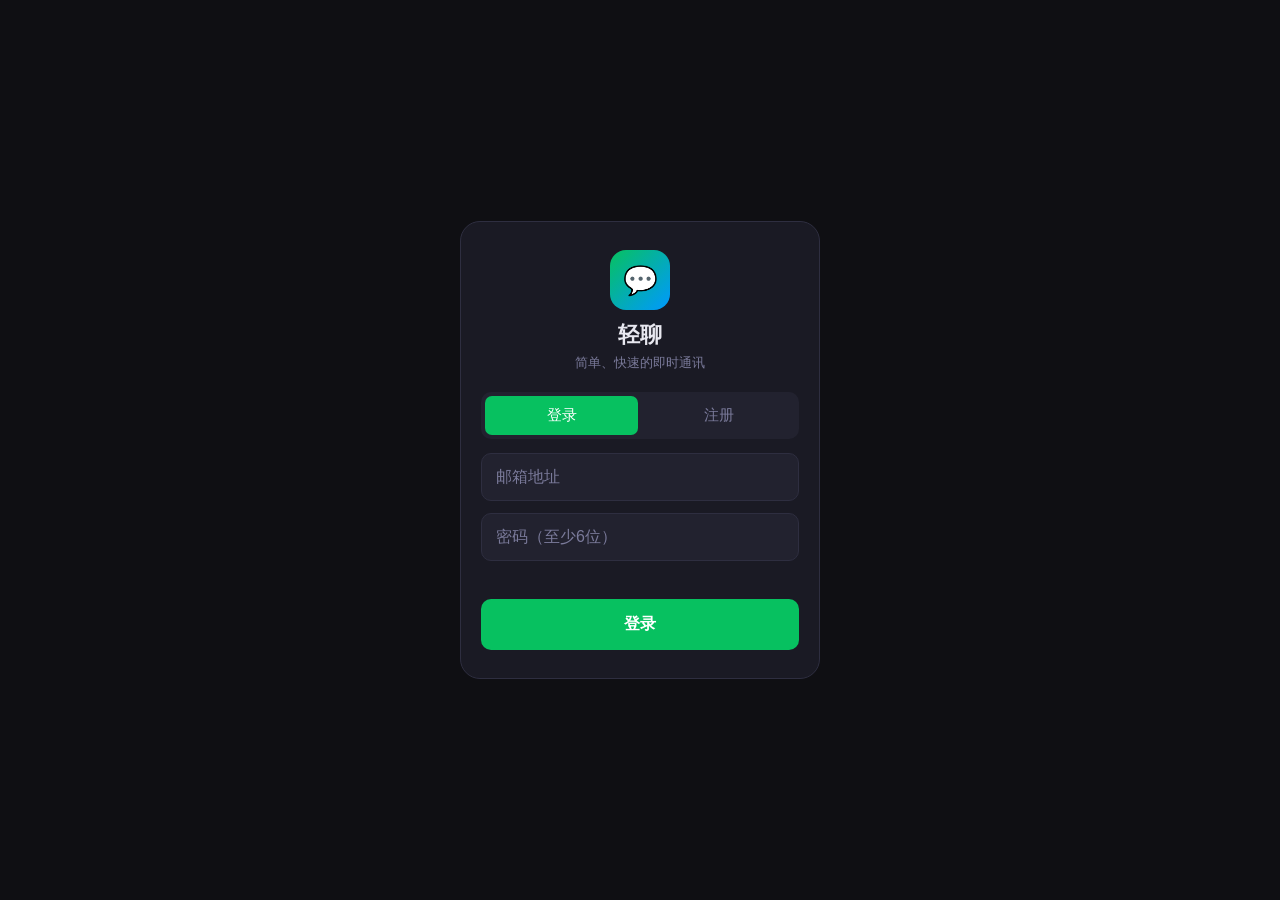
<file: index.html>
<!DOCTYPE html>

<html lang="zh-CN">
<head>
<meta charset="UTF-8">
<meta name="viewport" content="width=device-width, initial-scale=1.0">
<title>轻聊</title>
<style>
*{margin:0;padding:0;box-sizing:border-box;}
body{font-family:-apple-system,sans-serif;background:#0f0f13;color:#e8e8f0;min-height:100vh;}
#auth{min-height:100vh;display:flex;align-items:center;justify-content:center;padding:20px;}
.box{background:#1a1a24;border:1px solid #2e2e40;border-radius:20px;padding:28px 20px;width:100%;max-width:360px;}
.logo{text-align:center;margin-bottom:20px;}
.logo .ic{width:60px;height:60px;background:linear-gradient(135deg,#07c160,#0099ff);border-radius:16px;display:inline-flex;align-items:center;justify-content:center;font-size:28px;margin-bottom:10px;}
.logo h1{font-size:22px;font-weight:700;}
.logo p{color:#7a7a9a;font-size:13px;margin-top:4px;}
.tabs{display:flex;background:#22222f;border-radius:10px;padding:4px;gap:4px;margin-bottom:14px;}
.tab{flex:1;padding:10px;border:none;background:none;color:#7a7a9a;border-radius:7px;cursor:pointer;font-size:15px;font-weight:500;}
.tab.on{background:#07c160;color:#fff;}
input{width:100%;background:#22222f;border:1px solid #2e2e40;border-radius:10px;padding:14px;color:#e8e8f0;font-size:16px;outline:none;display:block;margin-bottom:12px;}
input::placeholder{color:#7a7a9a;}
.err{color:#ff6b6b;font-size:13px;text-align:center;min-height:18px;margin-bottom:8px;}
.btn{width:100%;background:#07c160;color:#fff;border:none;border-radius:10px;padding:15px;font-size:16px;font-weight:700;cursor:pointer;display:block;}
#app{display:none;height:100vh;flex-direction:row;}
.side{width:260px;background:#1a1a24;border-right:1px solid #2e2e40;display:flex;flex-direction:column;height:100vh;}
.side-top{padding:16px;border-bottom:1px solid #2e2e40;display:flex;align-items:center;gap:10px;}
.av{width:38px;height:38px;border-radius:50%;background:linear-gradient(135deg,#07c160,#0099ff);display:flex;align-items:center;justify-content:center;font-size:16px;font-weight:700;color:#fff;flex-shrink:0;}
.nm{font-size:14px;font-weight:500;flex:1;}
.out{background:none;border:none;color:#7a7a9a;cursor:pointer;font-size:20px;padding:4px;}
.nc{margin:8px 12px;background:#22222f;border:1px dashed #2e2e40;border-radius:10px;padding:10px;color:#7a7a9a;cursor:pointer;font-size:13px;display:flex;align-items:center;gap:8px;}
.cvs{flex:1;overflow-y:auto;padding:4px 0;}
.ci{display:flex;align-items:center;gap:10px;padding:10px 14px;cursor:pointer;border-radius:10px;margin:2px 6px;}
.ci:active,.ci.on{background:#22222f;}
.ca{width:42px;height:42px;border-radius:50%;background:linear-gradient(135deg,#5b5bf8,#9b59b6);display:flex;align-items:center;justify-content:center;font-size:17px;font-weight:700;color:#fff;flex-shrink:0;}
.cn{font-size:14px;font-weight:500;}
.chat{flex:1;display:flex;flex-direction:column;background:#0f0f13;height:100vh;}
.ch{padding:14px 18px;border-bottom:1px solid #2e2e40;display:flex;align-items:center;gap:12px;background:#1a1a24;}
.cha{width:36px;height:36px;border-radius:50%;background:linear-gradient(135deg,#5b5bf8,#9b59b6);display:flex;align-items:center;justify-content:center;font-size:15px;font-weight:700;color:#fff;}
.ch h2{font-size:15px;font-weight:600;}
.msgs{flex:1;overflow-y:auto;padding:16px;display:flex;flex-direction:column;gap:10px;}
.es{flex:1;display:flex;flex-direction:column;align-items:center;justify-content:center;color:#7a7a9a;gap:12px;}
.es .bi{font-size:56px;opacity:0.3;}
.mr{display:flex;align-items:flex-end;gap:8px;}
.mr.me{flex-direction:row-reverse;}
.ma{width:30px;height:30px;border-radius:50%;background:linear-gradient(135deg,#5b5bf8,#9b59b6);display:flex;align-items:center;justify-content:center;font-size:12px;font-weight:700;color:#fff;flex-shrink:0;}
.mr.me .ma{background:linear-gradient(135deg,#07c160,#0099ff);}
.mc{max-width:70%;display:flex;flex-direction:column;gap:2px;}
.mr.me .mc{align-items:flex-end;}
.ms{font-size:11px;color:#7a7a9a;padding:0 4px;margin-bottom:2px;}
.bub{padding:10px 14px;border-radius:16px 16px 16px 4px;font-size:14px;line-height:1.5;word-break:break-word;background:#2a2a3a;color:#e8e8f0;}
.mr.me .bub{background:#07c160;color:#fff;border-radius:16px 16px 4px 16px;}
.mt{font-size:10px;color:#7a7a9a;padding:0 4px;}
.ia{padding:12px 14px;border-top:1px solid #2e2e40;background:#1a1a24;display:flex;gap:10px;align-items:flex-end;}
.mi{flex:1;background:#22222f;border:1px solid #2e2e40;border-radius:12px;padding:11px 14px;color:#e8e8f0;font-size:16px;outline:none;resize:none;max-height:100px;line-height:1.5;}
.sb{width:44px;height:44px;background:#07c160;border:none;border-radius:50%;color:#fff;font-size:18px;cursor:pointer;display:flex;align-items:center;justify-content:center;flex-shrink:0;}
.mo{position:fixed;inset:0;background:rgba(0,0,0,0.6);display:flex;align-items:center;justify-content:center;z-index:200;padding:16px;}
.md{background:#1a1a24;border:1px solid #2e2e40;border-radius:16px;padding:24px;width:100%;max-width:340px;}
.md h3{font-size:17px;font-weight:600;margin-bottom:8px;}
.md p{color:#7a7a9a;font-size:13px;margin-bottom:14px;}
.me2{color:#ff6b6b;font-size:13px;min-height:16px;margin-bottom:8px;}
.mas{display:flex;gap:10px;}
.mc2{flex:1;padding:11px;background:#22222f;border:1px solid #2e2e40;border-radius:10px;color:#7a7a9a;cursor:pointer;font-size:14px;}
.mok{flex:1;padding:11px;background:#07c160;border:none;border-radius:10px;color:#fff;cursor:pointer;font-size:14px;font-weight:600;}
</style>
</head>
<body>

<div id="auth">
  <div class="box">
    <div class="logo">
      <div class="ic">💬</div>
      <h1>轻聊</h1>
      <p>简单、快速的即时通讯</p>
    </div>
    <div class="tabs">
      <button type="button" class="tab on" id="tl">登录</button>
      <button type="button" class="tab" id="tr">注册</button>
    </div>
    <input id="em" type="email" placeholder="邮箱地址">
    <input id="pw" type="password" placeholder="密码（至少6位）">
    <input id="un" type="text" placeholder="用户名（昵称）" style="display:none">
    <div class="err" id="er"></div>
    <button type="button" class="btn" id="ab">登录</button>
  </div>
</div>

<div id="app">
  <div class="side">
    <div class="side-top">
      <div class="av" id="mav">?</div>
      <span class="nm" id="mnm">...</span>
      <button type="button" class="out" id="ob">⏻</button>
    </div>
    <button type="button" class="nc" id="nb">✉️ 发起新聊天</button>
    <div class="cvs" id="cvs"><div style="padding:20px;text-align:center;color:#7a7a9a;font-size:13px">暂无聊天</div></div>
  </div>
  <div class="chat" id="chat">
    <div class="es"><div class="bi">💬</div><p>选择聊天或发起新对话</p></div>
  </div>
</div>

<div class="mo" id="mo" style="display:none">
  <div class="md">
    <h3>发起新聊天</h3>
    <p>输入对方的邮箱地址</p>
    <input id="te" type="email" placeholder="对方邮箱" style="margin-bottom:10px">
    <div class="me2" id="me"></div>
    <div class="mas">
      <button type="button" class="mc2" id="mcc">取消</button>
      <button type="button" class="mok" id="mok">开始聊天</button>
    </div>
  </div>
</div>

<script>
var URL = 'https://cirmmvmpgeafsszbghbd.supabase.co/rest/v1';
var KEY = 'sb_publishable_vVYai2-TEO93beHixafTfw_Y3lygQg1';
var me = null, cw = null, cn = null, tmr = null, ctab = 'login';

function g(id) { return document.getElementById(id); }
function esc(s) { return String(s).replace(/&/g,'&amp;').replace(/</g,'&lt;').replace(/>/g,'&gt;'); }

function api(method, path, body) {
  var opts = {
    method: method,
    headers: {
      'apikey': KEY,
      'Authorization': 'Bearer ' + KEY,
      'Content-Type': 'application/json',
      'Prefer': 'return=representation'
    }
  };
  if (body) opts.body = JSON.stringify(body);
  return fetch(URL + path, opts).then(function(r) { return r.json(); });
}

function setTab(t) {
  ctab = t;
  g('tl').className = 'tab' + (t==='login' ? ' on' : '');
  g('tr').className = 'tab' + (t==='register' ? ' on' : '');
  g('un').style.display = t==='register' ? 'block' : 'none';
  g('ab').textContent = t==='login' ? '登录' : '注册';
  g('er').textContent = '';
}

function doAuth() {
  var email = g('em').value.trim().toLowerCase();
  var pw = g('pw').value;
  var un = g('un').value.trim();
  var er = g('er');
  er.textContent = '';
  if (!email || !pw) { er.textContent = '请填写邮箱和密码'; return; }
  if (ctab==='register' && !un) { er.textContent = '请填写用户名'; return; }
  g('ab').textContent = '处理中...';
  g('ab').disabled = true;

  if (ctab === 'register') {
    api('GET', '/users?email=eq.' + encodeURIComponent(email) + '&select=email').then(function(data) {
      if (data && data.length > 0) {
        g('er').textContent = '该邮箱已被注册';
        g('ab').textContent = '注册'; g('ab').disabled = false; return;
      }
      api('POST', '/users', {email: email, username: un, password_hash: btoa(pw)}).then(function(data) {
        if (data && data.length > 0) {
          me = data[0]; showApp();
        } else {
          g('er').textContent = '注册失败，请重试';
          g('ab').textContent = '注册'; g('ab').disabled = false;
        }
      });
    });
  } else {
    api('GET', '/users?email=eq.' + encodeURIComponent(email) + '&select=*').then(function(data) {
      if (!data || data.length === 0) {
        g('er').textContent = '用户不存在'; g('ab').textContent = '登录'; g('ab').disabled = false; return;
      }
      if (data[0].password_hash !== btoa(pw)) {
        g('er').textContent = '密码错误'; g('ab').textContent = '登录'; g('ab').disabled = false; return;
      }
      me = data[0]; showApp();
    }).catch(function() {
      g('er').textContent = '网络错误，请重试'; g('ab').textContent = '登录'; g('ab').disabled = false;
    });
  }
}

function showApp() {
  g('auth').style.display = 'none';
  g('app').style.display = 'flex';
  g('mnm').textContent = me.username;
  g('mav').textContent = me.username[0].toUpperCase();
  loadCvs();
}

function loadCvs() {
  api('GET', '/messages?or=(sender_email.eq.' + me.email + ',receiver_email.eq.' + me.email + ')&select=sender_email,receiver_email').then(function(data) {
    var peers = {};
    (data || []).forEach(function(m) {
      if (m.sender_email !== me.email) peers[m.sender_email] = 1;
      if (m.receiver_email !== me.email) peers[m.receiver_email] = 1;
    });
    var list = Object.keys(peers);
    var el = g('cvs');
    if (!list.length) { el.innerHTML = '<div style="padding:20px;text-align:center;color:#7a7a9a;font-size:13px">暂无聊天，点击上方开始</div>'; return; }
    api('GET', '/users?email=in.(' + list.map(encodeURIComponent).join(',') + ')&select=email,username').then(function(users) {
      var nm = {};
      (users || []).forEach(function(u) { nm[u.email] = u.username; });
      el.innerHTML = list.map(function(e) {
        var n = nm[e] || e, act = cw===e ? ' on' : '';
        return '<div class="ci' + act + '" onclick="openChat(\'' + e + '\',\'' + esc(n) + '\')">' +
          '<div class="ca">' + n[0].toUpperCase() + '</div>' +
          '<div class="cn">' + esc(n) + '</div></div>';
      }).join('');
    });
  });
}

function openChat(email, name) {
  cw = email; cn = name;
  g('chat').innerHTML =
    '<div class="ch"><div class="cha">' + name[0].toUpperCase() + '</div><div><h2>' + esc(name) + '</h2></div></div>' +
    '<div class="msgs" id="msgs"></div>' +
    '<div class="ia"><textarea class="mi" id="mi" placeholder="输入消息..." rows="1"></textarea>' +

```
'<button type="button" class="sb" id="snd">➤</button></div>';
```

g(‘snd’).addEventListener(‘click’, sendMsg);
g(‘mi’).addEventListener(‘keydown’, function(e) { if (e.key===‘Enter’&&!e.shiftKey){e.preventDefault();sendMsg();} });
loadCvs();
loadMsgs();
if (tmr) clearInterval(tmr);
tmr = setInterval(loadMsgs, 3000);
}

function loadMsgs() {
if (!cw) return;
var q = ‘/messages?or=(and(sender_email.eq.’ + me.email + ‘,receiver_email.eq.’ + cw + ‘),and(sender_email.eq.’ + cw + ‘,receiver_email.eq.’ + me.email + ‘))&order=created_at.asc&select=*’;
api(‘GET’, q).then(function(msgs) {
var el = g(‘msgs’);
if (!el) return;
el.innerHTML = (msgs || []).map(function(m) {
var isMe = m.sender_email === me.email;
var n = isMe ? me.username : cn;
var t = new Date(m.created_at).toLocaleTimeString(‘zh’, {hour:‘2-digit’,minute:‘2-digit’});
return ‘<div class="mr' + (isMe?' me':'') + '">’ +
‘<div class="ma">’ + n[0].toUpperCase() + ‘</div>’ +
‘<div class="mc">’ + (!isMe?’<div class="ms">’+esc(n)+’</div>’:’’) +
‘<div class="bub">’ + esc(m.text) + ‘</div>’ +
‘<div class="mt">’ + t + ‘</div></div></div>’;
}).join(’’);
el.scrollTop = el.scrollHeight;
});
}

function sendMsg() {
var input = g(‘mi’);
if (!input || !cw) return;
var text = input.value.trim();
if (!text) return;
input.value = ‘’;
api(‘POST’, ‘/messages’, {sender_email: me.email, receiver_email: cw, text: text}).then(loadMsgs);
}

function openMo() { g(‘mo’).style.display=‘flex’; g(‘me’).textContent=’’; g(‘te’).value=’’; }
function closeMo() { g(‘mo’).style.display=‘none’; }

function startChat() {
var email = g(‘te’).value.trim().toLowerCase();
var er = g(‘me’);
if (!email) { er.textContent=‘请输入邮箱’; return; }
if (email===me.email) { er.textContent=‘不能和自己聊天’; return; }
er.textContent = ‘查找用户中…’;
api(‘GET’, ‘/users?email=eq.’ + encodeURIComponent(email) + ‘&select=*’).then(function(data) {
if (!data || !data.length) { er.textContent=‘找不到该用户’; return; }
closeMo();
openChat(data[0].email, data[0].username);
});
}

g(‘tl’).addEventListener(‘click’, function() { setTab(‘login’); });
g(‘tr’).addEventListener(‘click’, function() { setTab(‘register’); });
g(‘ab’).addEventListener(‘click’, doAuth);
g(‘ob’).addEventListener(‘click’, function() { me=null; cw=null; if(tmr)clearInterval(tmr); g(‘app’).style.display=‘none’; g(‘auth’).style.display=‘flex’; g(‘ab’).textContent=‘登录’; g(‘ab’).disabled=false; });
g(‘nb’).addEventListener(‘click’, openMo);
g(‘mcc’).addEventListener(‘click’, closeMo);
g(‘mok’).addEventListener(‘click’, startChat);
g(‘mo’).addEventListener(‘click’, function(e) { if(e.target===this) closeMo(); });
</script>

</body>
</html>
</file>
